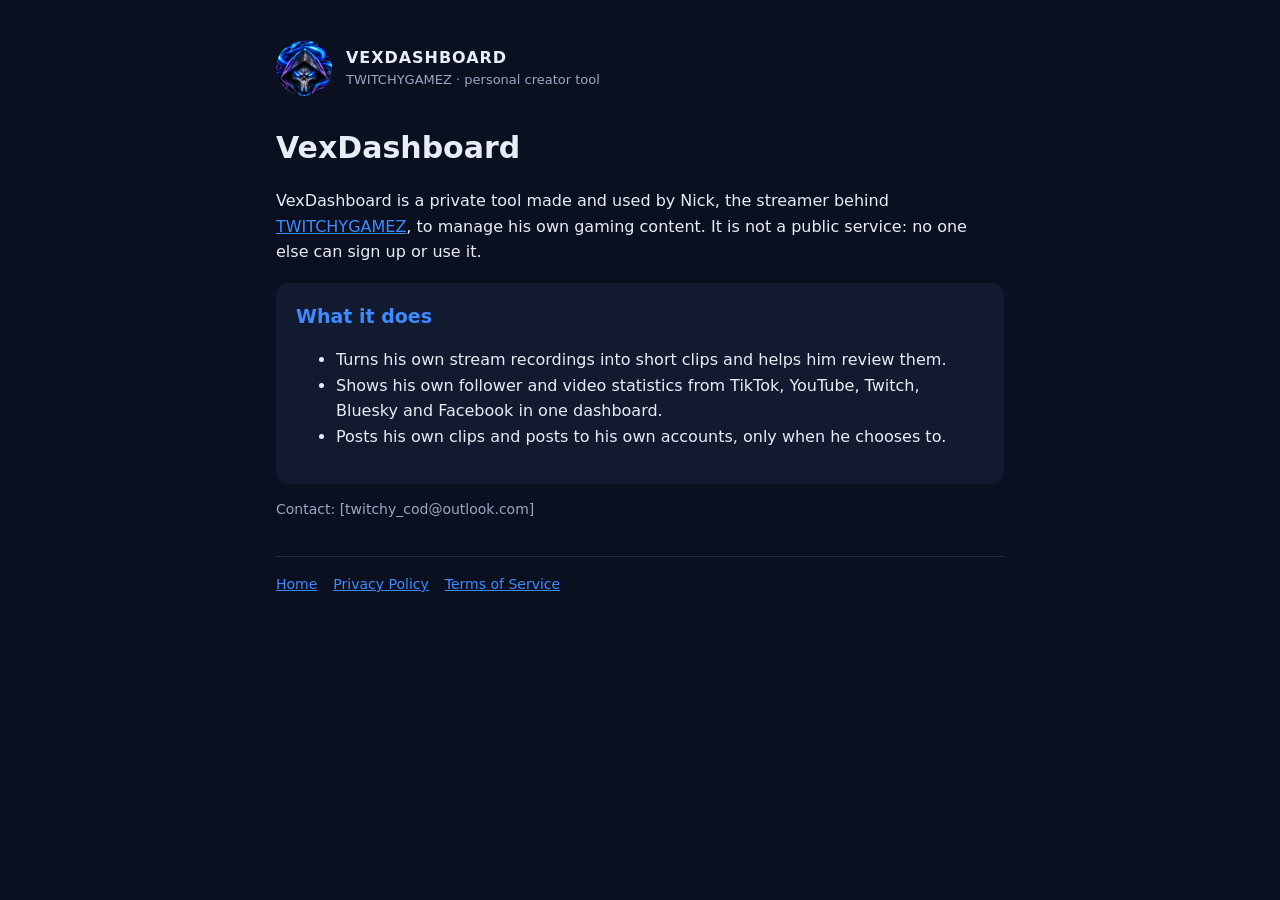
<file: index.html>
<!doctype html>
<html lang="en-GB"><head><meta charset="utf-8"><meta name="viewport" content="width=device-width, initial-scale=1">
<title>Home · VexDashboard</title><link rel="icon" href="icon.png"><link rel="stylesheet" href="style.css"></head>
<body><main>
<header><img src="icon.png" alt=""><div><div class="name">VEXDASHBOARD</div><div class="sub">TWITCHYGAMEZ · personal creator tool</div></div></header>
<h1>VexDashboard</h1>
<p>VexDashboard is a private tool made and used by Nick, the streamer behind <a href="https://twitch.tv/twitchygamez">TWITCHYGAMEZ</a>,
to manage his own gaming content. It is not a public service: no one else can sign up or use it.</p>
<div class="card"><h2 style="margin-top:0">What it does</h2>
<ul>
<li>Turns his own stream recordings into short clips and helps him review them.</li>
<li>Shows his own follower and video statistics from TikTok, YouTube, Twitch, Bluesky and Facebook in one dashboard.</li>
<li>Posts his own clips and posts to his own accounts, only when he chooses to.</li>
</ul></div>
<p class="muted">Contact: [twitchy_cod@outlook.com]</p>
<nav><a href="index.html">Home</a><a href="privacy.html">Privacy Policy</a><a href="terms.html">Terms of Service</a></nav>
</main></body></html>
</file>
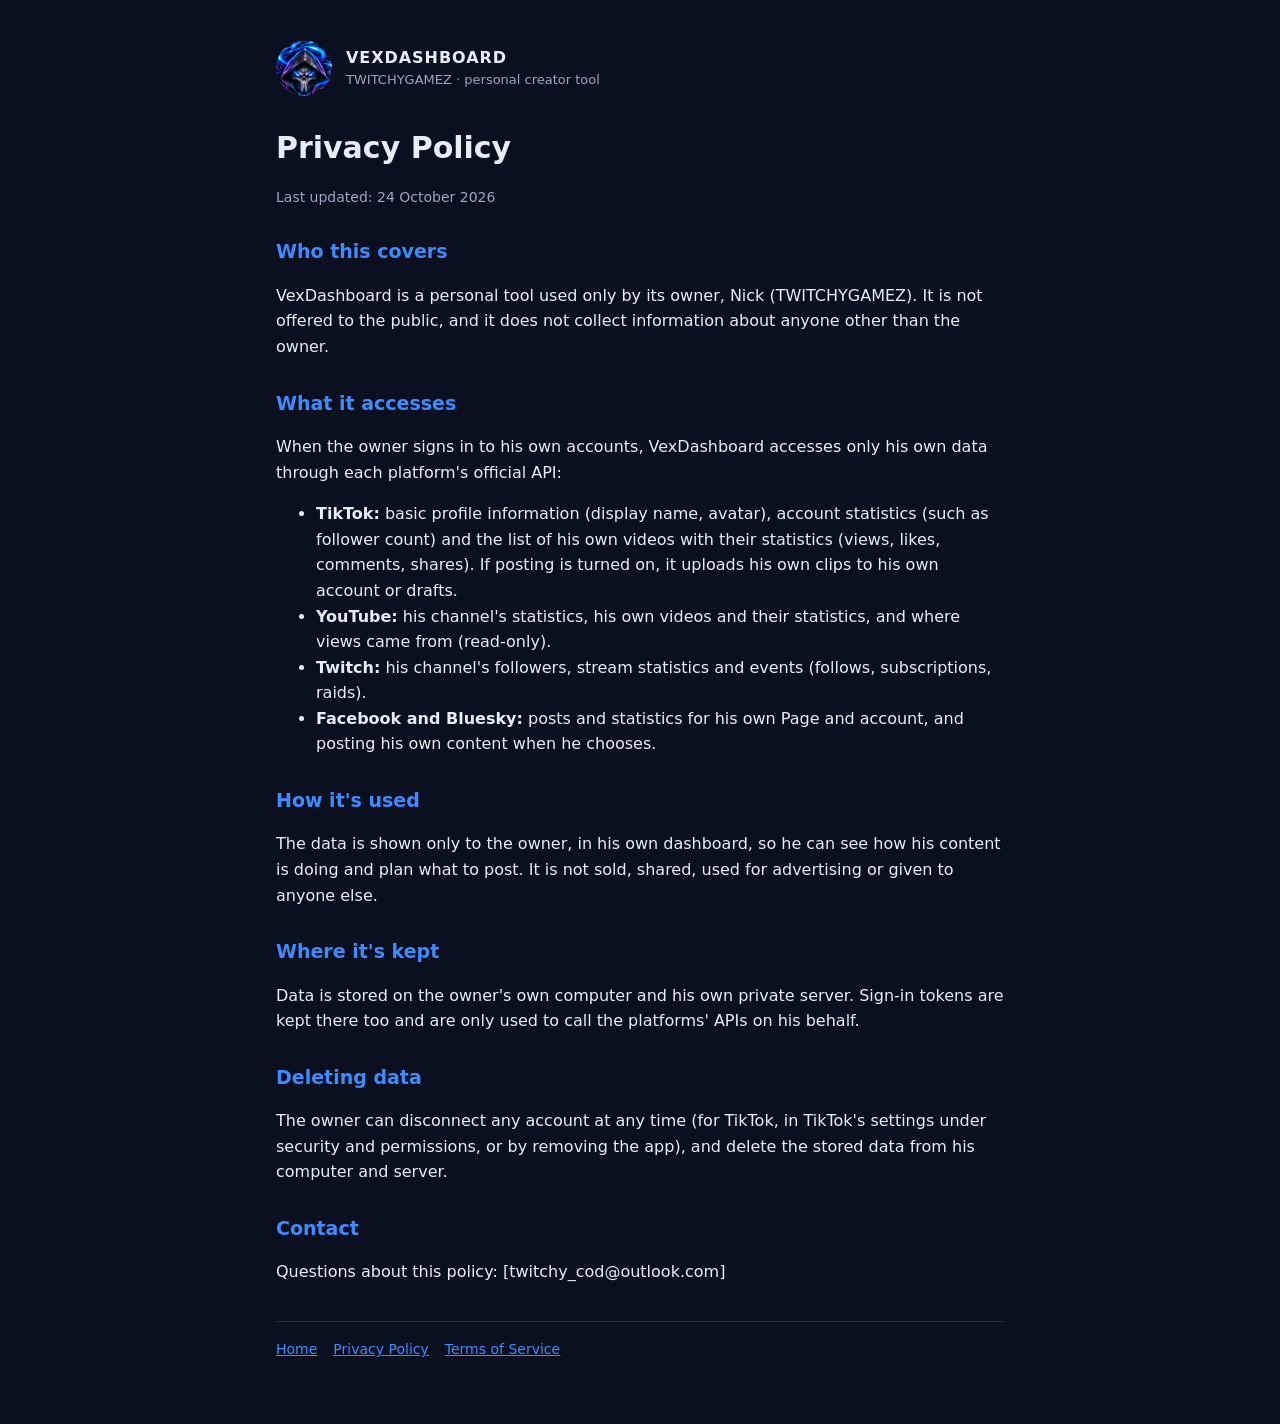
<file: privacy.html>
<!doctype html>
<html lang="en-GB"><head><meta charset="utf-8"><meta name="viewport" content="width=device-width, initial-scale=1">
<title>Privacy Policy · VexDashboard</title><link rel="icon" href="icon.png"><link rel="stylesheet" href="style.css"></head>
<body><main>
<header><img src="icon.png" alt=""><div><div class="name">VEXDASHBOARD</div><div class="sub">TWITCHYGAMEZ · personal creator tool</div></div></header>
<h1>Privacy Policy</h1>
<p class="muted">Last updated: 24 October 2026</p>
<h2>Who this covers</h2>
<p>VexDashboard is a personal tool used only by its owner, Nick (TWITCHYGAMEZ). It is not offered to the public, and it does not
collect information about anyone other than the owner.</p>
<h2>What it accesses</h2>
<p>When the owner signs in to his own accounts, VexDashboard accesses only his own data through each platform's official API:</p>
<ul>
<li><b>TikTok:</b> basic profile information (display name, avatar), account statistics (such as follower count) and the list of his
own videos with their statistics (views, likes, comments, shares). If posting is turned on, it uploads his own clips to his own
account or drafts.</li>
<li><b>YouTube:</b> his channel's statistics, his own videos and their statistics, and where views came from (read-only).</li>
<li><b>Twitch:</b> his channel's followers, stream statistics and events (follows, subscriptions, raids).</li>
<li><b>Facebook and Bluesky:</b> posts and statistics for his own Page and account, and posting his own content when he chooses.</li>
</ul>
<h2>How it's used</h2>
<p>The data is shown only to the owner, in his own dashboard, so he can see how his content is doing and plan what to post.
It is not sold, shared, used for advertising or given to anyone else.</p>
<h2>Where it's kept</h2>
<p>Data is stored on the owner's own computer and his own private server. Sign-in tokens are kept there too and are only used to
call the platforms' APIs on his behalf.</p>
<h2>Deleting data</h2>
<p>The owner can disconnect any account at any time (for TikTok, in TikTok's settings under security and permissions, or by
removing the app), and delete the stored data from his computer and server.</p>
<h2>Contact</h2>
<p>Questions about this policy: [twitchy_cod@outlook.com]</p>
<nav><a href="index.html">Home</a><a href="privacy.html">Privacy Policy</a><a href="terms.html">Terms of Service</a></nav>
</main></body></html>
</file>
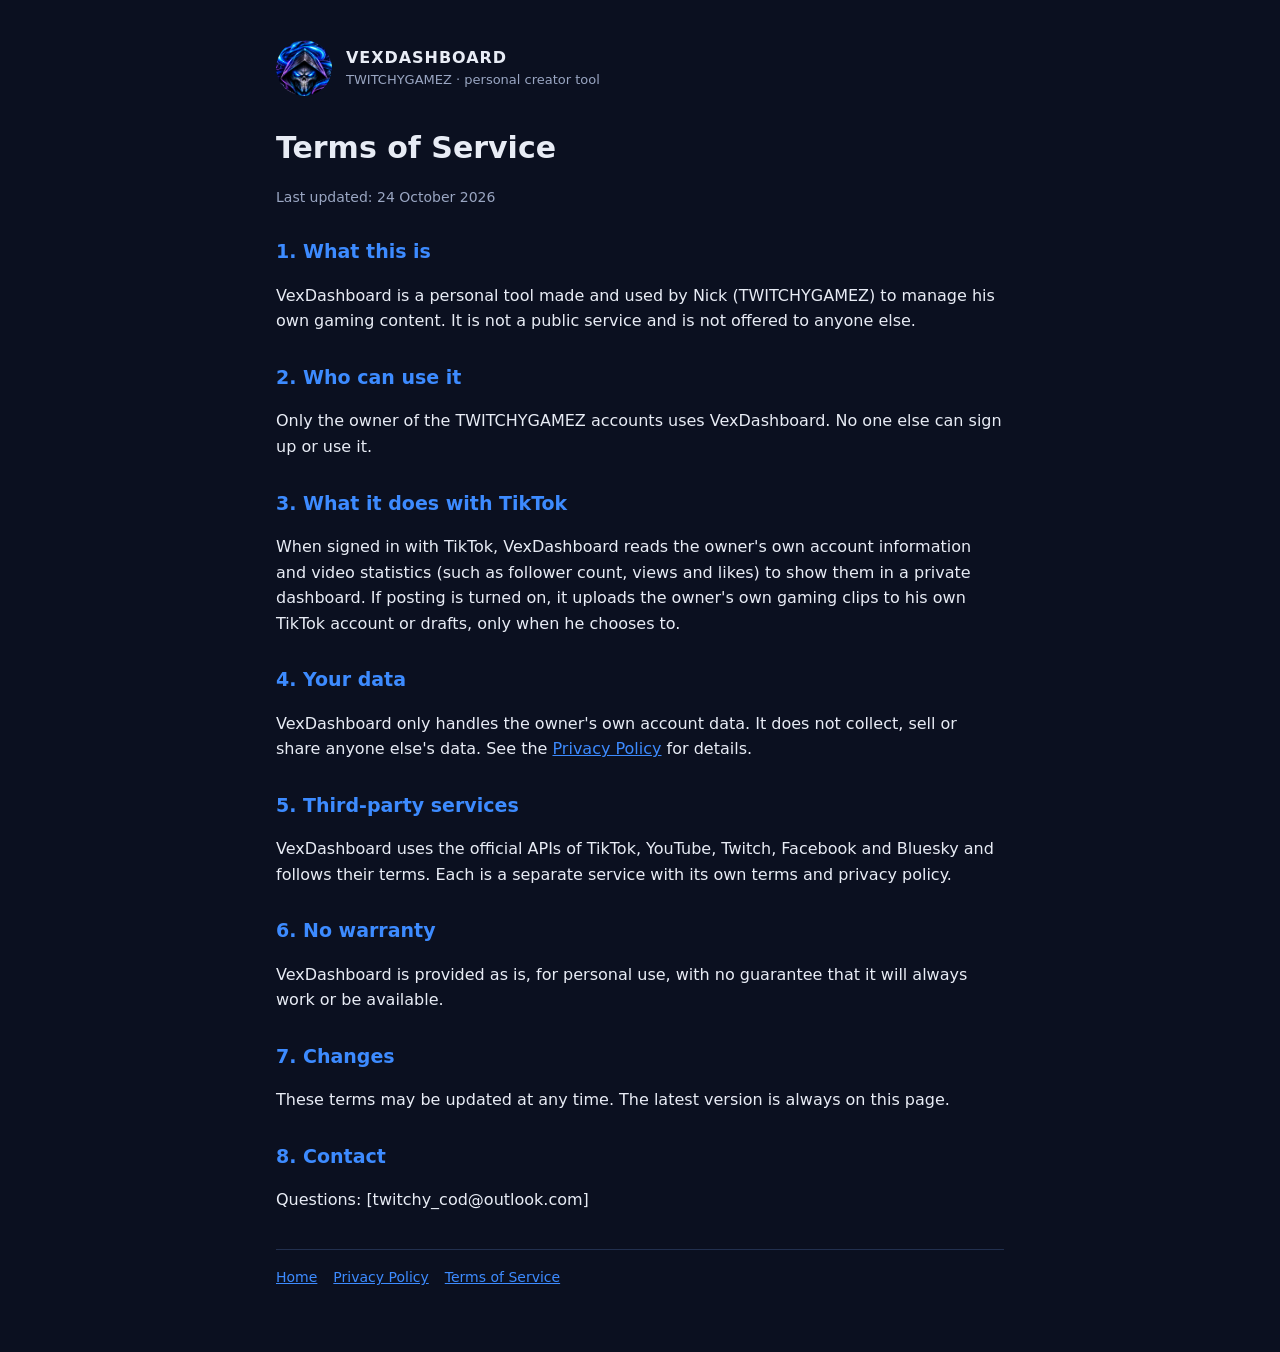
<file: terms.html>
<!doctype html>
<html lang="en-GB"><head><meta charset="utf-8"><meta name="viewport" content="width=device-width, initial-scale=1">
<title>Terms of Service · VexDashboard</title><link rel="icon" href="icon.png"><link rel="stylesheet" href="style.css"></head>
<body><main>
<header><img src="icon.png" alt=""><div><div class="name">VEXDASHBOARD</div><div class="sub">TWITCHYGAMEZ · personal creator tool</div></div></header>
<h1>Terms of Service</h1>
<p class="muted">Last updated: 24 October 2026</p>
<h2>1. What this is</h2>
<p>VexDashboard is a personal tool made and used by Nick (TWITCHYGAMEZ) to manage his own gaming content. It is not a public
service and is not offered to anyone else.</p>
<h2>2. Who can use it</h2>
<p>Only the owner of the TWITCHYGAMEZ accounts uses VexDashboard. No one else can sign up or use it.</p>
<h2>3. What it does with TikTok</h2>
<p>When signed in with TikTok, VexDashboard reads the owner's own account information and video statistics (such as follower count,
views and likes) to show them in a private dashboard. If posting is turned on, it uploads the owner's own gaming clips to his own
TikTok account or drafts, only when he chooses to.</p>
<h2>4. Your data</h2>
<p>VexDashboard only handles the owner's own account data. It does not collect, sell or share anyone else's data. See the
<a href="privacy.html">Privacy Policy</a> for details.</p>
<h2>5. Third-party services</h2>
<p>VexDashboard uses the official APIs of TikTok, YouTube, Twitch, Facebook and Bluesky and follows their terms. Each is a separate
service with its own terms and privacy policy.</p>
<h2>6. No warranty</h2>
<p>VexDashboard is provided as is, for personal use, with no guarantee that it will always work or be available.</p>
<h2>7. Changes</h2>
<p>These terms may be updated at any time. The latest version is always on this page.</p>
<h2>8. Contact</h2>
<p>Questions: [twitchy_cod@outlook.com]</p>
<nav><a href="index.html">Home</a><a href="privacy.html">Privacy Policy</a><a href="terms.html">Terms of Service</a></nav>
</main></body></html>
</file>
<file: style.css>
:root { --bg: #0b1020; --panel: #121a30; --ink: #e8ecf5; --muted: #9aa6c2; --blue: #3d8bff; --gold: #f2b630; }
* { box-sizing: border-box; }
body { margin: 0; background: var(--bg); color: var(--ink); font: 16px/1.6 system-ui, -apple-system, "Segoe UI", Roboto, sans-serif; }
main { max-width: 760px; margin: 0 auto; padding: 40px 16px 64px; }
header { display: flex; align-items: center; gap: 14px; margin-bottom: 28px; }
header img { width: 56px; height: 56px; border-radius: 50%; }
header .name { font-weight: 800; letter-spacing: .06em; }
header .sub { color: var(--muted); font-size: 13px; }
h1 { font-size: 30px; margin: 0 0 6px; }
h2 { font-size: 19px; margin: 28px 0 6px; color: var(--blue); }
p, li { color: var(--ink); }
.muted { color: var(--muted); font-size: 14px; }
a { color: var(--blue); }
nav { display: flex; gap: 16px; margin-top: 36px; padding-top: 16px; border-top: 1px solid #22304f; font-size: 14px; }
.card { background: var(--panel); border-radius: 12px; padding: 18px 20px; margin-top: 18px; }
</file>
